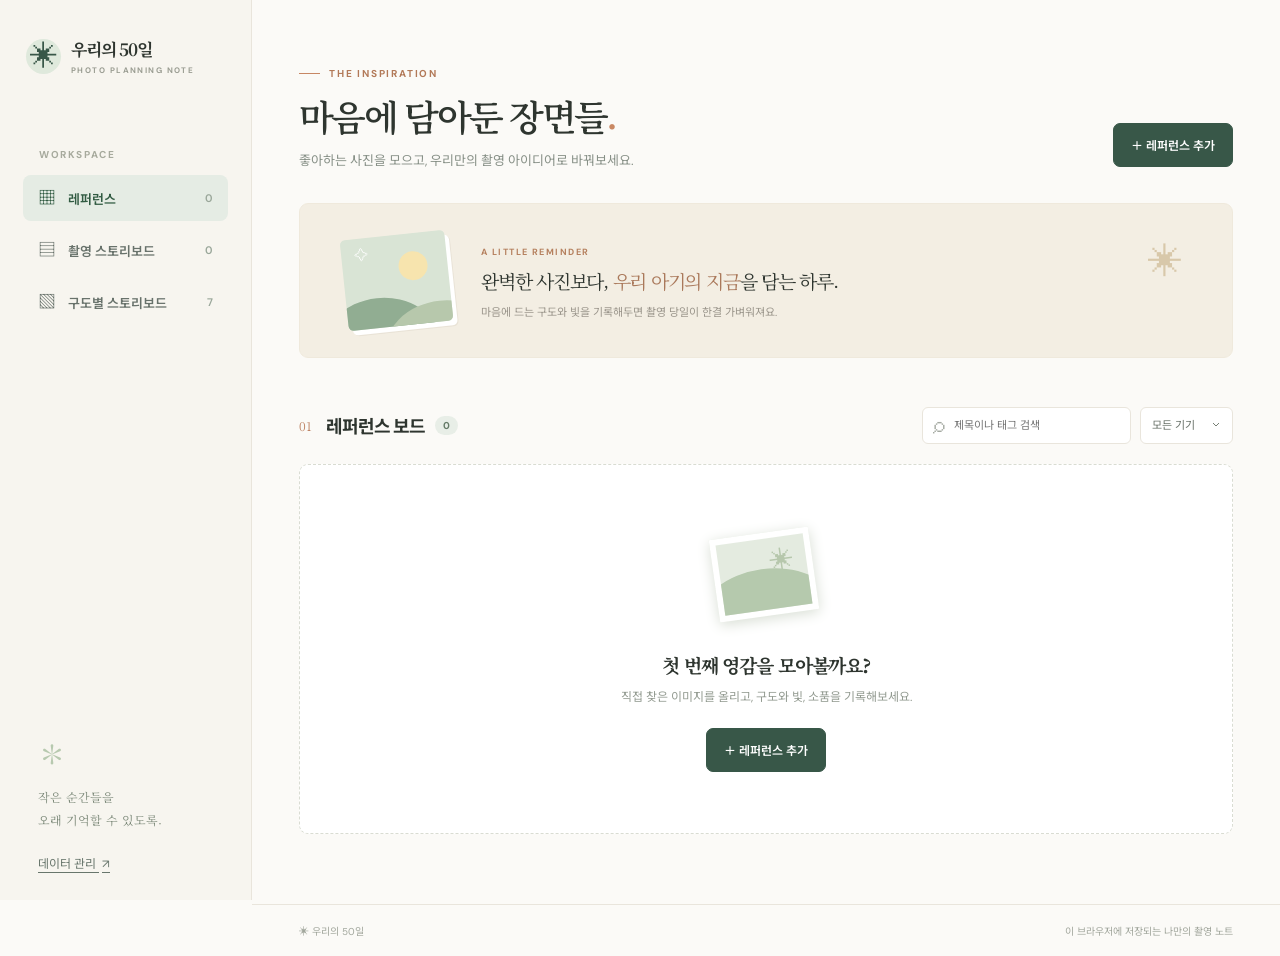
<file: index.html>
<!doctype html>
<html lang="ko">
  <head>
    <meta charset="UTF-8" />
    <meta name="viewport" content="width=device-width, initial-scale=1" />
    <meta name="theme-color" content="#f7f4ed" />
    <meta name="description" content="아기의 50일을 위한 레퍼런스와 촬영 스토리보드" />
    <link rel="icon" href="data:image/svg+xml,%3Csvg xmlns='http://www.w3.org/2000/svg' viewBox='0 0 64 64'%3E%3Crect width='64' height='64' rx='16' fill='%23e5ece4'/%3E%3Ctext x='32' y='45' text-anchor='middle' font-size='42' fill='%23385748'%3E%E2%9C%B3%3C/text%3E%3C/svg%3E" />
    <title>우리의 50일 · 촬영 노트</title>
    <link rel="stylesheet" href="./styles.css" />
    <script src="./classifier.js" defer></script>
    <script src="./app.js" defer></script>
  </head>
  <body>
    <div class="app-shell">
      <aside class="sidebar">
        <a href="#references" class="brand" aria-label="우리의 50일 홈">
          <span class="brand-mark" aria-hidden="true">✳</span>
          <span><strong>우리의 50일</strong><small>PHOTO PLANNING NOTE</small></span>
        </a>
        <div class="side-kicker">WORKSPACE</div>
        <nav class="side-nav" aria-label="주 메뉴">
          <a href="#references" data-nav="references"><span class="nav-icon">▦</span> 레퍼런스 <span id="nav-ref-count" class="nav-count">0</span></a>
          <a href="#storyboard" data-nav="storyboard"><span class="nav-icon">▤</span> 촬영 스토리보드 <span id="nav-shot-count" class="nav-count">0</span></a>
          <a href="./storyboard.html"><span class="nav-icon">▧</span> 구도별 스토리보드 <span class="nav-count">7</span></a>
        </nav>
        <div class="sidebar-bottom">
          <div class="little-flower" aria-hidden="true">✽</div>
          <p>작은 순간들을<br />오래 기억할 수 있도록.</p>
          <button class="text-button" id="open-data">데이터 관리 <span aria-hidden="true">↗</span></button>
        </div>
      </aside>

      <div class="main-column">
        <header class="mobile-header">
          <a href="#references" class="mobile-brand">✳ <strong>우리의 50일</strong></a>
          <button class="icon-button" id="mobile-data" aria-label="데이터 관리">⋯</button>
        </header>
        <nav class="mobile-nav" aria-label="모바일 메뉴">
          <a href="#references" data-nav="references">레퍼런스</a>
          <a href="#storyboard" data-nav="storyboard">스토리보드</a>
          <a href="./storyboard.html">구도별 보기</a>
        </nav>

        <main id="main-content">
          <section id="references-page" class="page" aria-labelledby="references-title">
            <div class="page-heading">
              <div><div class="eyebrow"><span class="eyebrow-line"></span> THE INSPIRATION</div><h1 id="references-title">마음에 담아둔 장면들<span class="period">.</span></h1><p class="page-subtitle">좋아하는 사진을 모으고, 우리만의 촬영 아이디어로 바꿔보세요.</p></div>
              <button class="primary-button desktop-action" id="add-reference">＋ 레퍼런스 추가</button>
            </div>
            <div class="intro-banner">
              <div class="intro-drawing" aria-hidden="true"><span class="sun"></span><span class="hill one"></span><span class="hill two"></span><span class="sparkle">✧</span></div>
              <div><span class="banner-label">A LITTLE REMINDER</span><p>완벽한 사진보다, <em>우리 아기의 지금</em>을 담는 하루.</p><small>마음에 드는 구도와 빛을 기록해두면 촬영 당일이 한결 가벼워져요.</small></div>
              <span class="banner-star" aria-hidden="true">✳</span>
            </div>
            <div class="section-toolbar">
              <div class="section-title"><span class="section-number">01</span><h2>레퍼런스 보드</h2><span class="count-pill" id="reference-count">0</span></div>
              <div class="filters"><label class="search-field"><span aria-hidden="true">⌕</span><input id="reference-search" type="search" placeholder="제목이나 태그 검색" aria-label="레퍼런스 검색" /></label><select id="reference-filter" aria-label="기기별 필터"><option value="all">모든 기기</option><option value="후지 카메라">후지 카메라</option><option value="핸드폰">핸드폰</option><option value="미정">미정</option></select></div>
            </div>
            <div id="group-toolbar" class="group-toolbar" hidden><span class="group-label">사진 분류</span><div class="group-options" role="group" aria-label="레퍼런스 분류 방식"><button type="button" data-group="all">전체</button><button type="button" data-group="similar">비슷한 사진</button><button type="button" data-group="lighting">밝기</button><button type="button" data-group="tone">색감</button><button type="button" data-group="orientation">방향</button><button type="button" data-group="customCategory">내 분류</button></div><button type="button" id="reclassify" class="reclassify-button">↻ 다시 분석</button></div>
            <p id="classification-note" class="classification-note" hidden>자동 분류는 사진의 밝기·색·방향을 계산한 제안입니다. 구도와 소품은 레퍼런스 메모에서 직접 확인해 주세요.</p>
            <div id="reference-list" class="reference-grid"></div>
            <div id="reference-empty" class="empty-state" hidden><div class="empty-art" aria-hidden="true"><div class="empty-photo"><span>✳</span><i></i></div><div class="empty-photo back"></div></div><h3>첫 번째 영감을 모아볼까요?</h3><p>직접 찾은 이미지를 올리고, 구도와 빛, 소품을 기록해보세요.</p><button class="primary-button" id="empty-add-reference">＋ 레퍼런스 추가</button></div>
            <div id="reference-no-results" class="no-results" hidden>조건에 맞는 레퍼런스가 없어요.</div>
          </section>

          <section id="storyboard-page" class="page" aria-labelledby="storyboard-title" hidden>
            <div class="page-heading"><div><div class="eyebrow"><span class="eyebrow-line"></span> THE SHOOTING PLAN</div><h1 id="storyboard-title">우리의 촬영 이야기<span class="period">.</span></h1><p class="page-subtitle">한 장면씩 차근차근, 소중한 50일을 기록해요.</p></div><button class="primary-button desktop-action" id="add-shot">＋ 촬영 컷 추가</button></div>
            <div class="stats-row"><div class="stat-card"><span>전체 촬영 컷</span><strong id="stat-total">0<small>컷</small></strong></div><div class="stat-card"><span>꼭 찍을 컷</span><strong id="stat-must">0<small>컷</small></strong></div><div class="stat-card"><span>예상 촬영 시간</span><strong id="stat-duration">0<small>분</small></strong></div><div class="stat-card progress-card"><span>촬영 진행률</span><strong id="stat-progress">0<small>%</small></strong><div class="progress-track"><div id="progress-fill"></div></div></div></div>
            <div class="section-toolbar story-toolbar"><div class="section-title"><span class="section-number">02</span><h2>촬영 순서</h2><span class="count-pill" id="shot-count">0</span></div><div class="view-controls"><button class="tool-button" id="open-checklist">☑ 준비물 <span id="needed-count"></span></button><button class="tool-button" id="toggle-focus">▣ 촬영 모드</button></div></div>
            <div id="shot-list" class="shot-list"></div>
            <div id="shot-empty" class="empty-state" hidden><div class="empty-art storyboard-art" aria-hidden="true"><div class="empty-photo"><span>50</span><i></i></div><div class="empty-photo back"></div></div><h3>첫 촬영 컷을 계획해볼까요?</h3><p>레퍼런스를 연결하고 촬영 순서와 준비물을 정해보세요.</p><button class="primary-button" id="empty-add-shot">＋ 촬영 컷 추가</button></div>
            <div id="focus-view" class="focus-view" hidden></div>
          </section>
        </main>
        <footer class="app-footer"><span>✳ 우리의 50일</span><span>이 브라우저에 저장되는 나만의 촬영 노트</span></footer>
      </div>
      <button class="floating-add" id="mobile-add" aria-label="추가">＋</button>
    </div>

    <dialog id="editor-dialog" class="modal"><form id="editor-form" method="dialog" novalidate><div class="modal-head"><div><span class="modal-kicker" id="editor-kicker"></span><h2 id="editor-title"></h2></div><button class="close-button" type="button" data-close aria-label="닫기">×</button></div><div id="editor-body" class="modal-body"></div><div class="modal-actions"><button type="button" class="ghost-button" data-close>취소</button><button type="submit" class="primary-button" id="editor-save">저장하기</button></div></form></dialog>
    <dialog id="detail-dialog" class="modal detail-modal"><div class="modal-head"><div><span class="modal-kicker">REFERENCE NOTE</span><h2 id="detail-title"></h2></div><button class="close-button" type="button" data-close aria-label="닫기">×</button></div><div id="detail-body" class="modal-body"></div><div class="modal-actions"><button type="button" class="danger-button" id="detail-delete">삭제</button><span class="spacer"></span><button type="button" class="ghost-button" data-close>닫기</button><button type="button" class="primary-button" id="detail-edit">편집하기</button></div></dialog>
    <dialog id="checklist-dialog" class="modal small-modal"><div class="modal-head"><div><span class="modal-kicker">SHOOTING PREP</span><h2>준비물 체크리스트</h2></div><button class="close-button" type="button" data-close aria-label="닫기">×</button></div><div id="checklist-body" class="modal-body"></div><div class="modal-actions"><button type="button" class="primary-button" data-close>확인</button></div></dialog>
    <dialog id="data-dialog" class="modal small-modal"><div class="modal-head"><div><span class="modal-kicker">YOUR DATA</span><h2>데이터 관리</h2></div><button class="close-button" type="button" data-close aria-label="닫기">×</button></div><div class="modal-body"><p class="data-note">사진과 기록은 이 브라우저에 저장됩니다. 다른 기기에서 이어 쓰려면 백업 파일을 내보낸 뒤 가져오세요.</p><button class="data-action" id="export-data"><span>↓</span><span><strong>백업 파일 내보내기</strong><small>이미지와 기록을 JSON 파일로 저장</small></span></button><button class="data-action" id="import-data"><span>↑</span><span><strong>백업 파일 가져오기</strong><small>현재 데이터를 백업 파일로 교체</small></span></button><input type="file" id="import-file" accept="application/json,.json" hidden /><p class="data-footnote">공용 기기라면 브라우저 데이터 관리에 주의하세요. 브라우저 데이터를 삭제하면 이 노트도 사라질 수 있습니다.</p></div></dialog>
    <div id="toast" role="status" aria-live="polite"></div>
  </body>
</html>
</file>
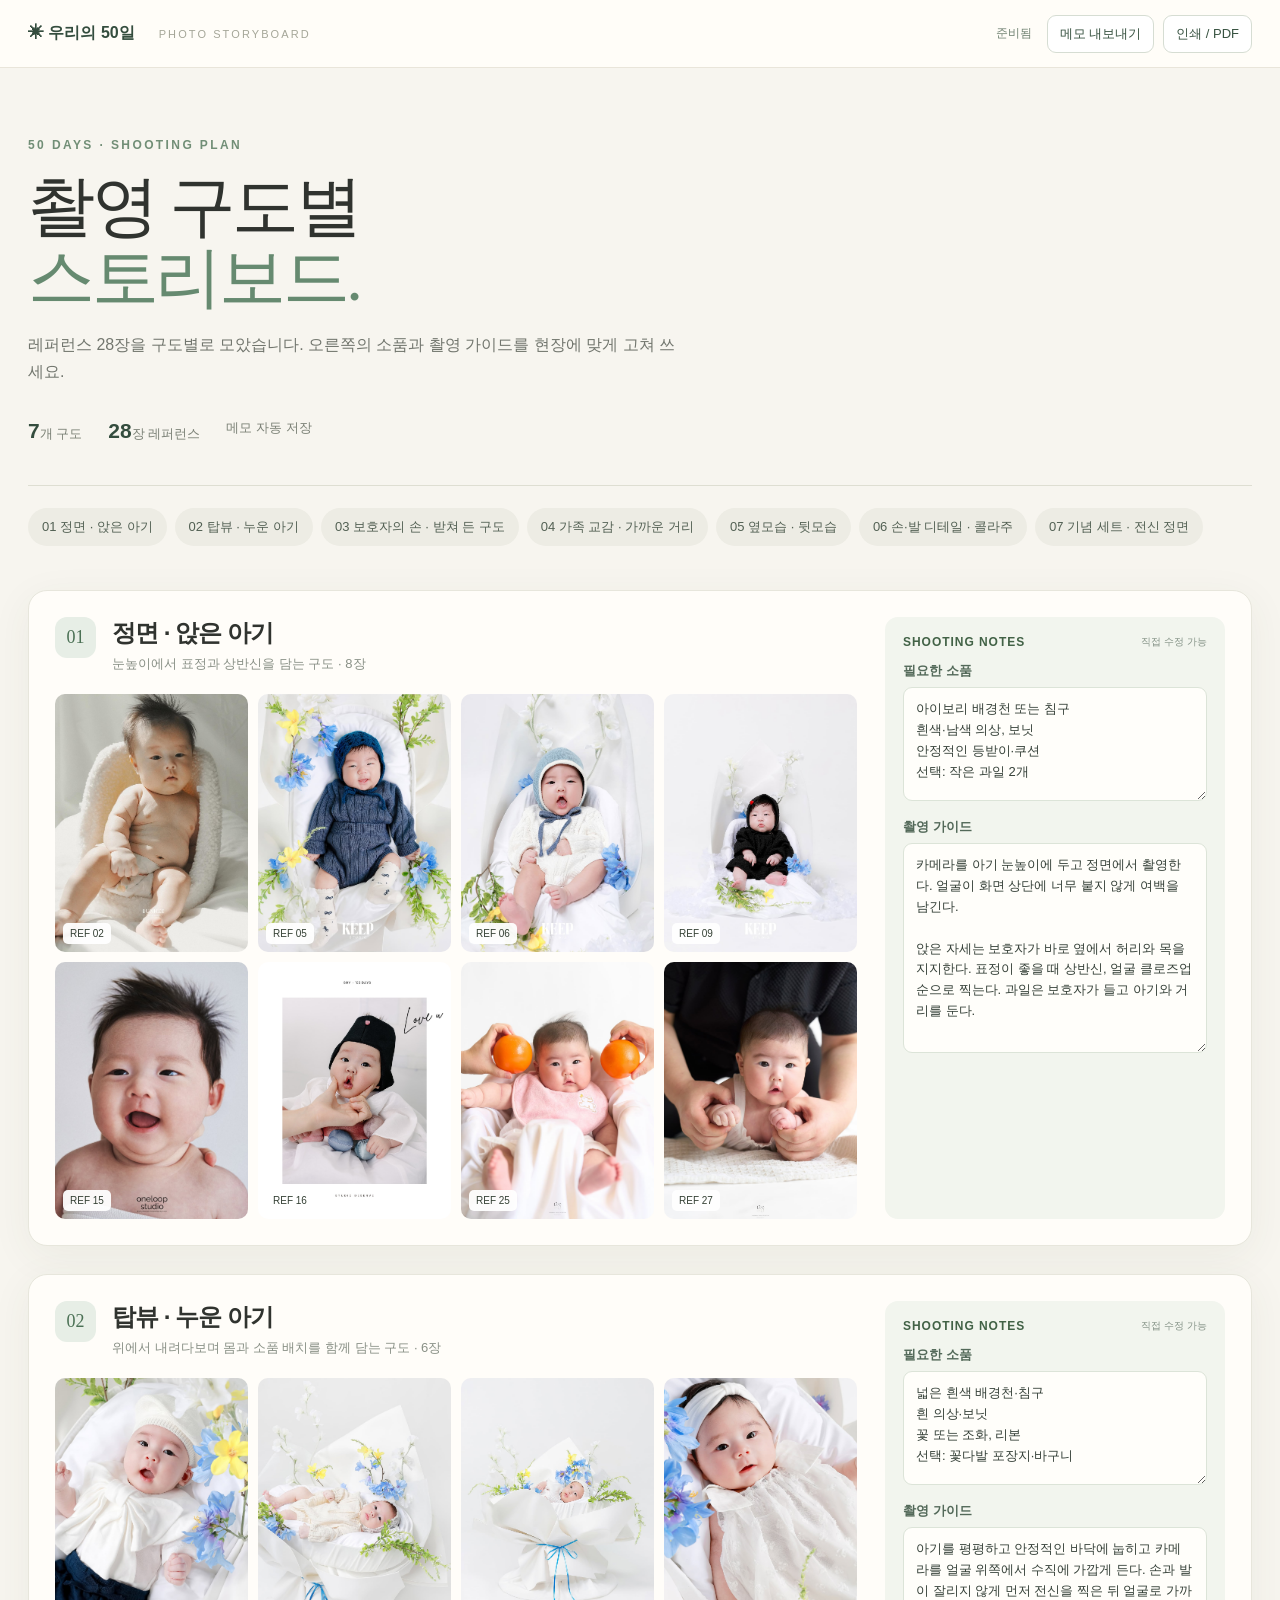
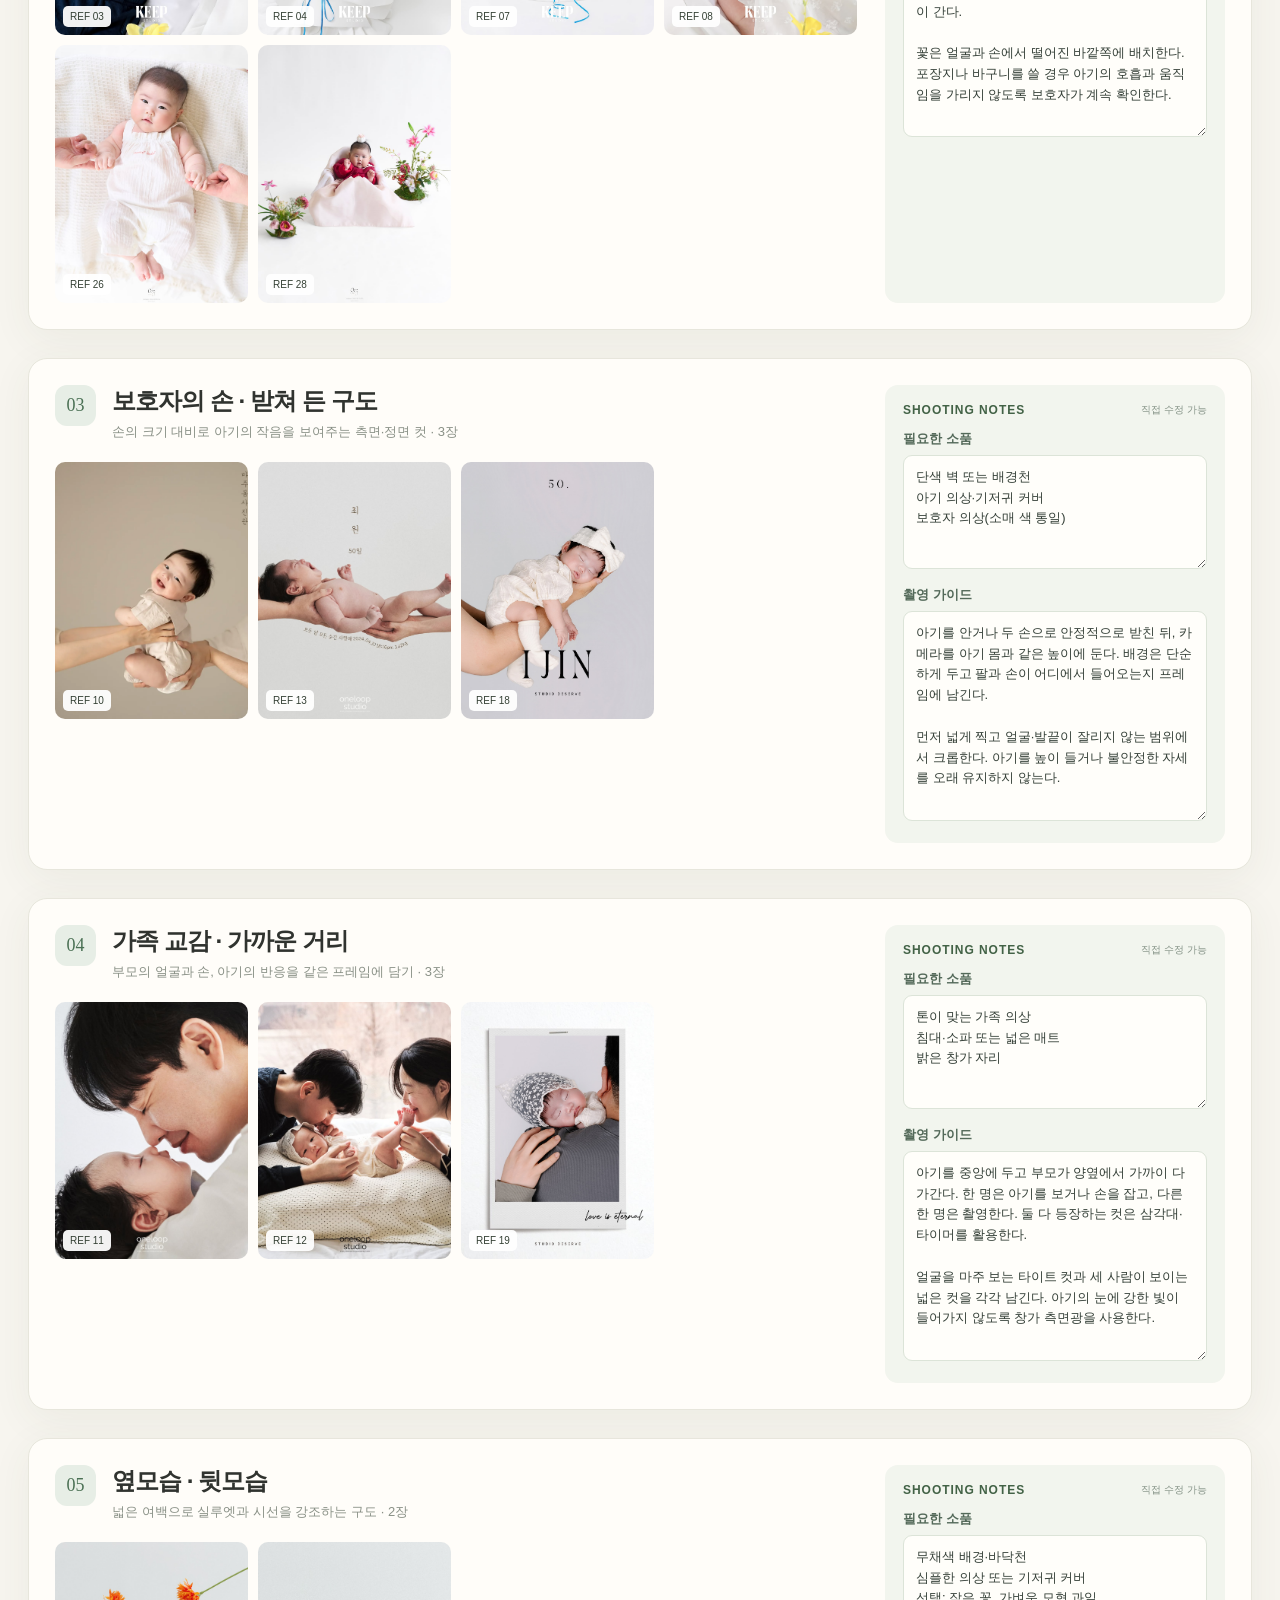
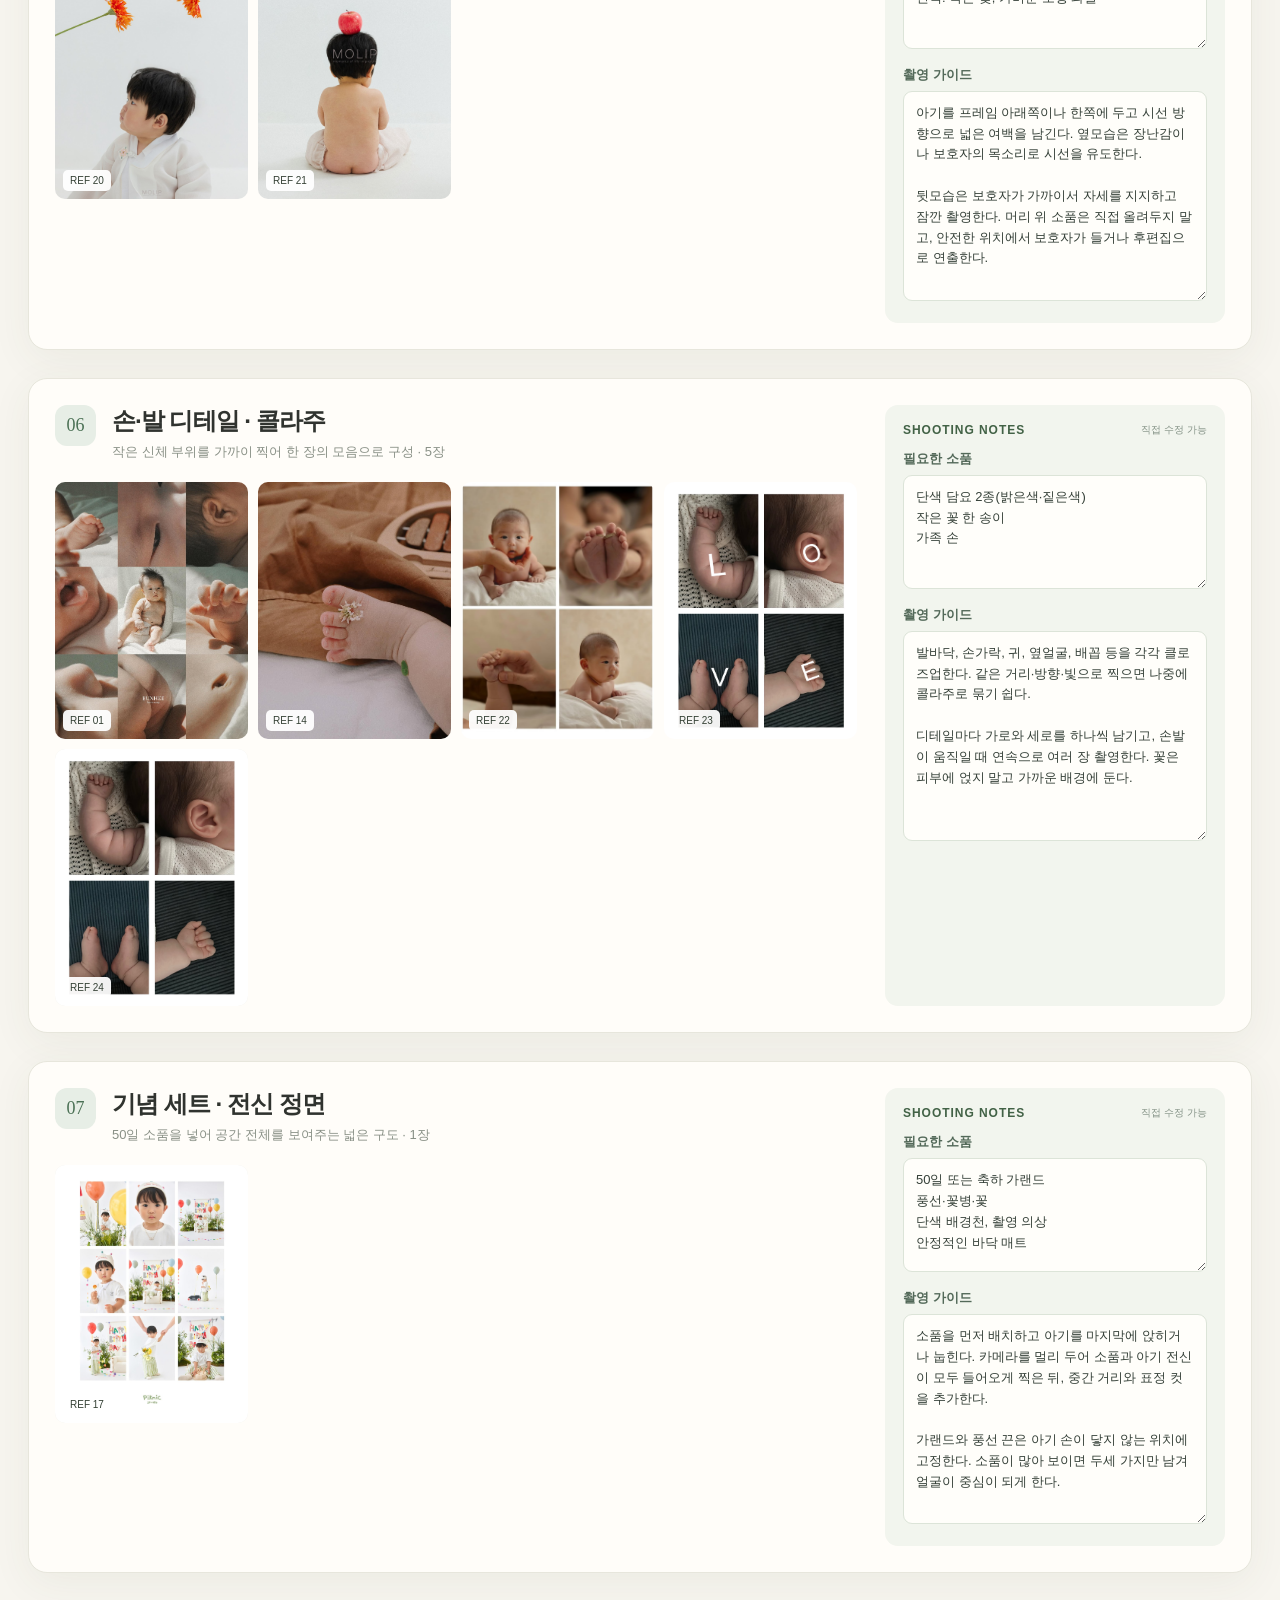
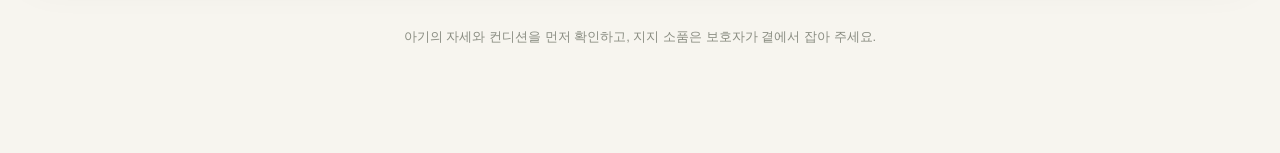
<file: storyboard.html>
<!doctype html>
<html lang="ko">
<head>
  <meta charset="UTF-8">
  <meta name="viewport" content="width=device-width, initial-scale=1">
  <title>50일 촬영 · 구도별 스토리보드</title>
  <link rel="stylesheet" href="./storyboard.css">
  <script src="./storyboard-photos.js" defer></script>
  <script src="./storyboard.js" defer></script>
</head>
<body>
  <header class="topbar">
    <a class="home" href="./index.html#storyboard">✳ 우리의 50일</a>
    <span class="top-label">PHOTO STORYBOARD</span>
    <div class="actions"><span id="save-status" aria-live="polite">준비됨</span><button id="export" type="button">메모 내보내기</button><button id="print" type="button">인쇄 / PDF</button></div>
  </header>
  <main>
    <section class="hero">
      <div class="eyebrow">50 DAYS · SHOOTING PLAN</div>
      <h1>촬영 구도별<br><em>스토리보드.</em></h1>
      <p>레퍼런스 28장을 구도별로 모았습니다. 오른쪽의 소품과 촬영 가이드를 현장에 맞게 고쳐 쓰세요.</p>
      <div class="hero-meta"><span><strong id="group-count">0</strong>개 구도</span><span><strong id="photo-count">28</strong>장 레퍼런스</span><span>메모 자동 저장</span></div>
    </section>
    <nav class="jump" id="jump" aria-label="구도 바로가기"></nav>
    <div id="boards"></div>
    <footer>아기의 자세와 컨디션을 먼저 확인하고, 지지 소품은 보호자가 곁에서 잡아 주세요.</footer>
  </main>
  <dialog id="lightbox"><button id="close-lightbox" aria-label="사진 닫기">×</button><img id="large-photo" alt=""><p id="photo-caption"></p></dialog>
</body>
</html>
</file>
<file: styles.css>
@import url('https://fonts.googleapis.com/css2?family=DM+Sans:wght@400;500;600;700&family=Noto+Sans+KR:wght@400;500;600;700&family=Noto+Serif+KR:wght@400;500;600;700&display=swap');
:root{--paper:#fbfaf7;--cream:#f6f3eb;--line:#e9e5dc;--ink:#2e352f;--muted:#7f867d;--green:#385748;--green-dark:#294638;--sage:#e9eee7;--peach:#f4ded1;--orange:#cf865d;--shadow:0 20px 60px rgba(43,53,40,.09)}
*{box-sizing:border-box}html{scroll-behavior:smooth}body{margin:0;background:var(--paper);color:var(--ink);font-family:'DM Sans','Noto Sans KR',sans-serif;font-size:14px}button,input,textarea,select{font:inherit}button{cursor:pointer}a{color:inherit;text-decoration:none}[hidden]{display:none!important}
.app-shell{min-height:100vh;display:flex}.sidebar{width:252px;flex:0 0 252px;background:#f7f5ef;border-right:1px solid var(--line);min-height:100vh;padding:38px 23px 28px;display:flex;flex-direction:column;position:sticky;top:0;height:100vh}.brand{display:flex;align-items:center;gap:10px;margin:0 3px 73px}.brand-mark{width:35px;height:35px;border-radius:50%;display:grid;place-items:center;background:#dfe9dc;color:var(--green);font-size:28px;line-height:1}.brand strong{display:block;font-family:'Noto Serif KR',serif;font-size:17px;letter-spacing:-.07em;line-height:1.3}.brand small{display:block;color:#9a9d92;font-size:8px;letter-spacing:.18em;margin-top:5px;font-weight:700}.side-kicker{color:#a7aa9d;font-size:10px;font-weight:700;letter-spacing:.16em;margin:0 16px 14px}.side-nav{display:grid;gap:6px}.side-nav a{height:46px;display:flex;align-items:center;gap:11px;border-radius:8px;padding:0 15px;color:#68726b;font-weight:600;font-size:13px}.side-nav a.active{background:#e5ece4;color:#315b42}.nav-icon{font-size:18px;width:19px;font-weight:400;line-height:1}.nav-count{margin-left:auto;color:#9aa79a;font-size:11px}.sidebar-bottom{margin-top:auto;padding:0 15px}.little-flower{font-size:28px;color:#b7c9af}.sidebar-bottom p{font-family:'Noto Serif KR',serif;color:#7b8878;line-height:1.9;font-size:12px;margin:12px 0 22px}.text-button{padding:0;border:0;background:none;color:#68766c;font-size:12px;text-decoration:underline;text-underline-offset:4px}.text-button span{margin-left:3px}.main-column{min-width:0;flex:1;display:flex;flex-direction:column}main{width:min(1110px,calc(100% - 94px));margin:0 auto;flex:1}.page{padding-top:67px;padding-bottom:70px}.page-heading{display:flex;align-items:flex-end;justify-content:space-between;gap:25px;margin-bottom:34px}.eyebrow,.modal-kicker{display:flex;align-items:center;gap:9px;color:#b27958;font-weight:700;font-size:10px;letter-spacing:.18em}.eyebrow-line{height:1px;width:21px;background:#c78764}h1,h2,h3,p{margin-top:0}.page-heading h1{font-family:'Noto Serif KR',serif;font-size:36px;line-height:1.35;letter-spacing:-.075em;margin:12px 0 9px;font-weight:600}.period{color:#c98863}.page-subtitle{color:#879087;font-size:13px;margin:0}.primary-button{border:1px solid var(--green);background:var(--green);color:#fff;border-radius:7px;padding:12px 17px;min-height:42px;font-weight:600;font-size:12px;white-space:nowrap;transition:background .2s,transform .2s}.primary-button:hover{background:var(--green-dark);transform:translateY(-1px)}.page-heading .primary-button{margin-bottom:2px}.intro-banner{min-height:155px;background:#f3eee3;border:1px solid #efe9dc;border-radius:9px;position:relative;display:flex;align-items:center;gap:32px;padding:25px 44px;margin-bottom:49px;overflow:hidden}.banner-label{color:#b5805e;font-size:9px;font-weight:700;letter-spacing:.16em}.intro-banner p{font-family:'Noto Serif KR',serif;font-size:19px;letter-spacing:-.065em;margin:8px 0}.intro-banner em{font-style:normal;color:#aa795b}.intro-banner small{color:#9a958b;font-size:11px}.banner-star{position:absolute;right:49px;top:35px;color:#d8c8aa;font-size:35px}.intro-drawing{width:105px;height:91px;flex:0 0 105px;border-radius:5px;background:#d9e4d5;position:relative;overflow:hidden;transform:rotate(-6deg);box-shadow:4px 5px 0 #fff,5px 6px 0 #e9e3d7}.intro-drawing .sun{position:absolute;width:29px;height:29px;border-radius:50%;background:#f7e4ae;top:18px;right:20px}.intro-drawing .hill{position:absolute;width:120px;height:100px;border-radius:50%;bottom:-70px;left:-29px;background:#91ad92}.intro-drawing .hill.two{background:#b7c8ac;left:33px;bottom:-79px}.intro-drawing .sparkle{position:absolute;color:#fff;top:8px;left:13px}.section-toolbar{display:flex;align-items:center;justify-content:space-between;gap:20px;margin-bottom:20px}.section-title{display:flex;align-items:center;gap:10px}.section-number{font-family:'Noto Serif KR',serif;color:#bd8263;font-size:12px;margin-right:4px}.section-title h2{font-size:18px;letter-spacing:-.055em;margin:0;font-weight:700}.count-pill{font-size:10px;color:#657b68;background:#e8eee7;border-radius:30px;padding:3px 8px;font-weight:700}.filters,.view-controls{display:flex;gap:9px}.search-field{height:37px;display:flex;align-items:center;gap:7px;padding:0 10px;background:#fff;border:1px solid var(--line);border-radius:6px;color:#a5aaa2}.search-field span{font-size:23px;line-height:0;transform:translateY(-1px)}.search-field input{border:0;outline:0;min-width:160px;width:168px;color:var(--ink);font-size:11px;background:transparent}.filters select{appearance:none;border:1px solid var(--line);background:#fff url("data:image/svg+xml,%3Csvg xmlns='http://www.w3.org/2000/svg' width='12' height='12' viewBox='0 0 12 12'%3E%3Cpath d='m3 4 3 3 3-3' fill='none' stroke='%23767f74'/%3E%3C/svg%3E") no-repeat right 10px center;color:#697269;border-radius:6px;font-size:11px;padding:0 27px 0 11px;height:37px}.reference-grid{display:grid;grid-template-columns:repeat(3,minmax(0,1fr));gap:18px}.reference-card{background:#fff;border:1px solid var(--line);border-radius:9px;overflow:hidden;cursor:pointer;transition:transform .2s,box-shadow .2s}.reference-card:hover{transform:translateY(-3px);box-shadow:var(--shadow)}.reference-image{height:216px;background:#eaece5;position:relative;overflow:hidden}.reference-image img{height:100%;width:100%;object-fit:cover}.reference-card-body{padding:17px}.reference-card-title{display:flex;justify-content:space-between;gap:8px;align-items:center;margin-bottom:8px}.reference-card-title h3{font-size:15px;margin:0;letter-spacing:-.04em}.reference-card p{font-size:11px;color:#8a9289;margin:0 0 14px;white-space:nowrap;overflow:hidden;text-overflow:ellipsis}.chip-row{display:flex;flex-wrap:wrap;gap:5px}.chip{background:#f3f4ee;color:#728070;padding:5px 8px;border-radius:4px;font-size:10px}.chip.device{background:#e9eee7;color:#41624b}.card-meta{border-top:1px solid #f0eee8;margin-top:15px;padding-top:12px;color:#9a9e98;font-size:10px;display:flex;justify-content:space-between}.empty-state{border:1px dashed #d9dcd2;background:#fff;border-radius:9px;min-height:370px;display:flex;flex-direction:column;align-items:center;justify-content:center;text-align:center;padding:35px}.empty-art{height:105px;width:145px;position:relative;margin:0 auto 21px}.empty-photo{position:absolute;width:100px;height:83px;left:20px;top:8px;background:#e4ebe0;border:6px solid #fff;box-shadow:0 3px 14px #d8ded4;transform:rotate(-8deg);overflow:hidden}.empty-photo span{position:absolute;color:#b6c7ac;font-size:24px;top:8px;right:12px}.empty-photo i{display:block;position:absolute;bottom:-39px;left:-23px;width:130px;height:80px;background:#b5c9ad;border-radius:50%}.empty-photo.back{z-index:-1;left:55px;top:12px;transform:rotate(11deg);background:#f0e4d5}.empty-state h3{font-family:'Noto Serif KR',serif;font-size:19px;letter-spacing:-.06em;margin:0 0 9px}.empty-state p{color:#939b91;font-size:12px;line-height:1.7;margin:0 0 21px}.no-results{text-align:center;color:#8c938c;padding:55px 10px}.stats-row{display:grid;grid-template-columns:repeat(4,1fr);gap:13px;margin:44px 0 41px}.stat-card{background:#fff;border:1px solid var(--line);border-radius:8px;padding:19px 21px;min-height:106px}.stat-card>span{display:block;color:#90978d;font-size:11px;margin-bottom:10px}.stat-card strong{font-size:29px;font-weight:600;line-height:1}.stat-card strong small{font-size:12px;color:#849084;font-weight:500;margin-left:4px}.progress-track{height:5px;border-radius:4px;background:#e9eee7;margin-top:10px;overflow:hidden}.progress-track div{height:100%;width:0;background:#6d9677;transition:width .3s}.tool-button{border:1px solid var(--line);border-radius:6px;background:#fff;min-height:36px;padding:0 12px;color:#647466;font-size:11px;font-weight:600}.tool-button:hover{border-color:#adc4ac}.shot-list{display:grid;gap:13px}.shot-card{display:grid;grid-template-columns:35px 115px minmax(0,1fr) auto;gap:15px;align-items:center;background:#fff;border:1px solid var(--line);border-radius:8px;padding:15px;min-height:130px}.shot-order{align-self:start;color:#b38265;font-family:'Noto Serif KR',serif;font-size:13px;padding-top:3px}.shot-thumb{height:94px;border-radius:5px;background:#e9eee7;overflow:hidden;display:grid;place-items:center;color:#9fb39d;font-family:'Noto Serif KR',serif;font-size:28px}.shot-thumb img{width:100%;height:100%;object-fit:cover}.shot-main{min-width:0}.shot-main h3{margin:0 0 7px;font-size:16px;letter-spacing:-.04em}.shot-main p{color:#8b938a;font-size:11px;margin:0 0 12px;white-space:nowrap;overflow:hidden;text-overflow:ellipsis}.shot-meta{display:flex;gap:7px;flex-wrap:wrap}.shot-meta span{padding:4px 7px;background:#f4f4ef;color:#788477;border-radius:4px;font-size:10px}.shot-meta .must{background:#f9ece4;color:#ae7757}.shot-actions{display:flex;flex-direction:column;align-items:flex-end;gap:10px}.status-select{border:1px solid #e4e9e0;border-radius:5px;background:#f8faf6;color:#5c795e;padding:7px 8px;font-size:11px}.status-select[data-status="완료"]{background:#e9f3ea;color:#32724b}.status-select[data-status="건너뜀"]{background:#f4f1ed;color:#8e8d84}.mini-actions{display:flex;gap:4px}.mini-actions button{border:0;background:none;color:#8c9789;padding:4px 5px;font-size:12px}.mini-actions button:hover{color:var(--green)}.mini-actions button:disabled{opacity:.35;cursor:default}.storyboard-art .empty-photo span{font-size:17px;color:#7e9c79}.app-footer{border-top:1px solid var(--line);color:#a1a69c;font-size:10px;padding:18px 47px;display:flex;justify-content:space-between;gap:15px}.mobile-header,.mobile-nav,.floating-add{display:none}.focus-view{padding:0}.focus-card{background:#fff;border:1px solid var(--line);border-radius:10px;overflow:hidden;max-width:720px;margin:0 auto}.focus-image{height:360px;background:#e9eee7;display:grid;place-items:center;color:#96aa94}.focus-image img{width:100%;height:100%;object-fit:contain}.focus-content{padding:25px}.focus-content .step{color:#b27e60;font-size:11px;font-weight:700;letter-spacing:.1em}.focus-content h2{font-family:'Noto Serif KR',serif;font-size:26px;letter-spacing:-.06em;margin:10px 0}.focus-content p{color:#728073;line-height:1.8}.focus-notes{background:#f8f7f2;border-radius:7px;padding:15px;margin:18px 0;display:grid;gap:6px;color:#586658;font-size:12px}.focus-controls{display:flex;gap:8px;flex-wrap:wrap}.focus-controls .primary-button{margin-left:auto}.focus-controls button:disabled{opacity:.35;cursor:default}
.modal{width:min(720px,calc(100% - 26px));max-height:min(92vh,930px);padding:0;border:1px solid #e6e6dc;border-radius:12px;box-shadow:0 35px 100px rgba(24,40,29,.22);background:#fff;color:var(--ink)}.modal::backdrop{background:rgba(31,45,35,.43);backdrop-filter:blur(2px)}.small-modal{width:min(510px,calc(100% - 26px))}.detail-modal{width:min(760px,calc(100% - 26px))}.modal-head{display:flex;justify-content:space-between;align-items:flex-start;gap:15px;padding:25px 28px 17px;border-bottom:1px solid #f0eee9}.modal-head h2{font-family:'Noto Serif KR',serif;font-size:22px;letter-spacing:-.06em;margin:6px 0 0}.close-button{border:0;background:transparent;color:#8c958c;font-size:27px;line-height:1;width:30px;height:30px}.modal-body{padding:23px 28px;max-height:calc(92vh - 175px);overflow:auto}.modal-actions{display:flex;justify-content:flex-end;align-items:center;gap:8px;border-top:1px solid #f0eee9;padding:15px 28px}.modal-actions .spacer{flex:1}.ghost-button{background:#fff;border:1px solid var(--line);border-radius:6px;color:#69756a;min-height:40px;padding:10px 15px;font-size:12px}.danger-button{background:none;border:0;color:#b36e61;font-size:12px;padding:10px}.form-grid{display:grid;grid-template-columns:1fr 1fr;gap:16px}.field{display:flex;flex-direction:column;gap:6px;min-width:0}.field.full{grid-column:1/-1}.field label,.field-label{font-weight:700;color:#5b6b5e;font-size:11px}.field label .optional{color:#a8afa6;font-weight:400}.field input,.field textarea,.field select{width:100%;border:1px solid #e2e7df;border-radius:6px;background:#fff;padding:10px 11px;outline:0;color:#344238;font-size:12px}.field textarea{resize:vertical;min-height:70px;line-height:1.6}.field input:focus,.field textarea:focus,.field select:focus{border-color:#80a788;box-shadow:0 0 0 3px #e9f2e9}.field-help{font-size:10px;color:#a0a79d;line-height:1.5}.form-divider{grid-column:1/-1;border-top:1px solid #eeeee8;margin:3px 0 -2px;padding-top:15px;font-family:'Noto Serif KR',serif;font-size:14px;letter-spacing:-.04em;color:#385748}.image-picker{border:1px dashed #cbd8c9;border-radius:8px;padding:20px;text-align:center;background:#f8faf7;color:#758775;font-size:12px;cursor:pointer}.image-picker input{display:none}.image-picker strong{display:block;color:#4f6d55;margin-top:5px}.image-preview{width:100%;max-height:220px;object-fit:contain;border-radius:5px;margin-bottom:9px}.check-options{display:flex;flex-wrap:wrap;gap:10px;padding:8px 0}.check-options label{font-weight:500;color:#6c7a6e;font-size:12px;display:flex;align-items:center;gap:5px}.check-options input{accent-color:var(--green)}.reference-options{max-height:170px;overflow:auto;border:1px solid #e6e9e2;border-radius:6px;padding:7px}.reference-option{display:flex;align-items:center;gap:9px;padding:6px;border-radius:5px;font-size:12px}.reference-option:hover{background:#f8f9f6}.reference-option img{width:36px;height:36px;border-radius:4px;object-fit:cover}.reference-option input{accent-color:var(--green)}.detail-layout{display:grid;grid-template-columns:43% 1fr;gap:23px}.detail-image{width:100%;max-height:420px;object-fit:contain;background:#f6f7f3;border-radius:7px}.detail-summary{color:#687668;font-size:12px;line-height:1.7;margin:0 0 15px}.detail-row{border-top:1px solid #f0f1eb;padding:11px 0}.detail-row strong{display:block;color:#879486;font-size:10px;margin-bottom:4px}.detail-row span{display:block;white-space:pre-wrap;font-size:12px;line-height:1.6}.linked-shots{display:flex;flex-wrap:wrap;gap:6px;margin-top:7px}.linked-shots button{border:0;background:#e9efe7;color:#46634a;padding:6px 8px;border-radius:5px;font-size:11px}.data-note{color:#6e7d70;font-size:12px;line-height:1.8;margin-bottom:18px}.data-action{width:100%;border:1px solid #e5e9e2;background:#fff;border-radius:8px;padding:13px;display:flex;gap:14px;align-items:center;text-align:left;margin-bottom:9px}.data-action:hover{background:#f8faf7}.data-action>span:first-child{font-size:22px;color:#527158;width:30px;text-align:center}.data-action strong{display:block;font-size:12px;color:#3b5340}.data-action small{display:block;color:#9ca69a;font-size:10px;margin-top:4px}.data-footnote{color:#9da69c;font-size:10px;line-height:1.7;margin:18px 0 0}.checklist-item{display:flex;align-items:center;gap:10px;padding:12px 2px;border-bottom:1px solid #f0f1ed;font-size:12px;color:#596a5c}.checklist-item input{accent-color:var(--green);width:17px;height:17px}.checklist-item small{margin-left:auto;color:#a1aaa0;font-size:10px}#toast{position:fixed;z-index:1000;bottom:25px;left:50%;transform:translate(-50%,20px);background:#324c39;color:#fff;padding:10px 16px;border-radius:7px;font-size:12px;opacity:0;pointer-events:none;transition:opacity .2s,transform .2s;box-shadow:var(--shadow)}#toast.show{opacity:1;transform:translate(-50%,0)}
@media(max-width:1050px){.sidebar{width:212px;flex-basis:212px;padding-left:16px;padding-right:16px}main{width:min(100% - 50px,1000px)}.reference-grid{grid-template-columns:repeat(2,minmax(0,1fr))}.intro-banner{padding:22px 30px}.banner-star{right:22px}}
@media(max-width:700px){.app-shell{display:block}.sidebar{display:none}.mobile-header{display:flex;height:59px;align-items:center;justify-content:space-between;padding:0 21px;border-bottom:1px solid var(--line);background:#f7f5ef}.mobile-brand{display:flex;align-items:center;gap:7px;color:var(--green);font-size:23px}.mobile-brand strong{font-family:'Noto Serif KR',serif;font-size:15px;letter-spacing:-.07em;color:var(--ink)}.icon-button{border:0;background:none;font-size:25px;color:#576b59}.mobile-nav{display:flex;background:#f7f5ef;border-bottom:1px solid var(--line);padding:0 20px;gap:24px}.mobile-nav a{height:42px;display:flex;align-items:center;font-size:12px;color:#879184}.mobile-nav a.active{border-bottom:2px solid var(--green);color:var(--green);font-weight:700}main{width:calc(100% - 36px)}.page{padding-top:33px;padding-bottom:95px}.page-heading{margin-bottom:25px}.page-heading h1{font-size:27px;margin:10px 0 8px}.page-subtitle{font-size:11px;line-height:1.6}.desktop-action{display:none}.intro-banner{min-height:127px;gap:17px;padding:17px;margin-bottom:36px}.intro-drawing{width:68px;height:72px;flex-basis:68px}.intro-banner p{font-size:15px;line-height:1.5;margin:5px 0}.intro-banner small{display:none}.banner-label{font-size:8px}.banner-star{display:none}.section-toolbar{align-items:flex-start;flex-direction:column;gap:14px}.section-title h2{font-size:16px}.filters{width:100%}.search-field{flex:1}.search-field input{width:100%;min-width:0}.reference-grid{grid-template-columns:repeat(2,minmax(0,1fr));gap:10px}.reference-image{height:160px}.reference-card-body{padding:12px}.reference-card-title h3{font-size:12px}.reference-card p{font-size:10px}.card-meta{font-size:9px}.chip{font-size:9px}.empty-state{min-height:330px}.stats-row{grid-template-columns:repeat(2,1fr);gap:9px;margin:30px 0}.stat-card{min-height:90px;padding:15px}.stat-card strong{font-size:25px}.shot-card{grid-template-columns:28px 72px minmax(0,1fr);gap:9px;padding:10px;min-height:104px}.shot-thumb{height:75px}.shot-main h3{font-size:12px}.shot-main p{font-size:10px;margin-bottom:7px}.shot-actions{grid-column:2/-1;flex-direction:row;justify-content:space-between;align-items:center;border-top:1px solid #f0eee9;padding-top:8px}.shot-meta span{font-size:9px}.app-footer{padding:14px 18px;font-size:9px}.app-footer span:last-child{display:none}.floating-add{position:fixed;z-index:5;right:19px;bottom:21px;width:52px;height:52px;border:0;border-radius:50%;display:grid;place-items:center;background:var(--green);color:#fff;font-size:28px;box-shadow:0 7px 22px #57735a55}.modal-head{padding:20px 18px 14px}.modal-head h2{font-size:18px}.modal-body{padding:18px;max-height:calc(92vh - 155px)}.modal-actions{padding:12px 18px}.form-grid{grid-template-columns:1fr;gap:13px}.form-divider,.field.full{grid-column:1}.detail-layout{grid-template-columns:1fr}.detail-image{max-height:270px}.focus-image{height:270px}.focus-content{padding:17px}}
@media(max-width:390px){.reference-grid{grid-template-columns:1fr}.reference-image{height:225px}.filters select{max-width:115px}.view-controls{width:100%}.view-controls button{flex:1}.intro-drawing{display:none}}
.device-checks{display:flex;gap:15px;flex-wrap:wrap;margin-top:11px}.device-checks label{display:flex;align-items:center;gap:5px;color:#617562;font-size:10px;cursor:pointer}.device-checks input{accent-color:var(--green);margin:0}.focus-device-checks{padding:0 0 18px;margin-top:0}.focus-device-checks label{font-size:12px}
.group-toolbar{display:flex;align-items:center;gap:12px;margin:-2px 0 21px;flex-wrap:wrap}.group-label{color:#9d846f;font-size:10px;font-weight:700;white-space:nowrap}.group-options{display:flex;gap:5px;flex-wrap:wrap}.group-options button,.reclassify-button{background:#fff;border:1px solid var(--line);border-radius:5px;padding:7px 10px;color:#7a8679;font-size:11px}.group-options button.active{background:#e7eee6;border-color:#a8bfa9;color:#355d3f;font-weight:700}.reclassify-button{margin-left:auto;white-space:nowrap}.reclassify-button:disabled{opacity:.55;cursor:wait}.reference-groups{display:grid;gap:33px}.reference-group-head{display:flex;align-items:center;gap:8px;border-bottom:1px solid var(--line);padding:0 0 10px;margin-bottom:15px}.reference-group-head h3{font-family:'Noto Serif KR',serif;font-size:17px;letter-spacing:-.05em;margin:0}.reference-group-head span{color:#849586;font-size:11px}.chip.auto{background:#eff2e9;color:#4d6b53}
@media(max-width:700px){.group-toolbar{gap:9px;margin-top:0}.group-label{width:100%}.group-options{max-width:100%}.group-options button,.reclassify-button{font-size:10px;padding:7px 8px}.reclassify-button{margin-left:0}.reference-groups{gap:27px}}
.classification-note{color:#97a097;font-size:10px;line-height:1.6;margin:-9px 0 18px}
</file>
<file: storyboard.css>
:root{font-family:Arial,"Apple SD Gothic Neo","Malgun Gothic",sans-serif;color:#30332f;background:#f7f5ef}*{box-sizing:border-box}body{margin:0}button,input,textarea{font:inherit}button{cursor:pointer}.topbar{height:68px;display:flex;align-items:center;gap:24px;padding:0 max(28px,calc((100vw - 1420px)/2));background:#fffdf8;border-bottom:1px solid #e9e5da;position:sticky;top:0;z-index:5}.home{color:#344d3e;text-decoration:none;font-weight:700;white-space:nowrap}.top-label{font-size:11px;letter-spacing:.19em;color:#a5a698}.actions{margin-left:auto;display:flex;align-items:center;gap:9px}.actions span{font-size:12px;color:#718373;margin-right:6px}.actions button{border:1px solid #d6ddd3;background:#fff;border-radius:9px;padding:9px 12px;color:#375240;font-size:13px}.actions button:hover{background:#edf2e9}main{max-width:1420px;margin:auto;padding:0 28px 80px}.hero{position:relative;padding:70px 0 42px;border-bottom:1px solid #deded2}.eyebrow{color:#718e76;font-weight:700;letter-spacing:.2em;font-size:12px}h1{font-family:Georgia,"Apple SD Gothic Neo",serif;font-size:clamp(44px,5.2vw,80px);font-weight:400;line-height:1.06;letter-spacing:-.05em;margin:20px 0 18px}h1 em{font-style:normal;color:#668a70}.hero>p{font-size:16px;color:#72766e;line-height:1.7;max-width:650px}.hero-meta{display:flex;gap:26px;margin-top:34px;color:#7b8176;font-size:13px}.hero-meta strong{font-size:21px;color:#344d3e}.jump{display:flex;gap:8px;flex-wrap:wrap;padding:22px 0 44px}.jump a{text-decoration:none;background:#edece4;color:#526053;border-radius:100px;padding:10px 14px;font-size:13px}.jump a:hover{background:#dce8d9}.board{display:grid;grid-template-columns:minmax(0,1fr) 340px;gap:28px;margin-bottom:28px;padding:26px;background:#fffdf9;border:1px solid #e7e6dc;border-radius:19px;box-shadow:0 10px 40px #3e493710;scroll-margin-top:85px}.board-head{display:flex;align-items:flex-start;gap:16px;margin-bottom:21px}.board-no{width:41px;height:41px;display:grid;place-items:center;flex:none;border-radius:12px;background:#e7eee6;color:#4a7054;font-family:Georgia,serif;font-size:18px}.board-head h2{font-size:24px;letter-spacing:-.04em;margin:0 0 6px}.board-head p{margin:0;color:#899086;font-size:13px}.photo-grid{display:grid;grid-template-columns:repeat(4,minmax(0,1fr));gap:10px}.photo{padding:0;border:0;border-radius:10px;background:#f2f1e9;overflow:hidden;position:relative;aspect-ratio:3/4;text-align:left}.photo img{width:100%;height:100%;object-fit:cover;display:block;transition:transform .2s}.photo:hover img{transform:scale(1.04)}.photo span{position:absolute;left:8px;bottom:8px;background:#fffffff0;border-radius:5px;padding:5px 7px;font-size:10px;color:#344034}.notes{background:#f2f5ee;border-radius:13px;padding:18px;display:flex;flex-direction:column;gap:13px}.notes-title{display:flex;align-items:center;justify-content:space-between;color:#426246;font-size:12px;font-weight:700;letter-spacing:.08em}.notes-title small{font-weight:400;letter-spacing:0;color:#849286}.note-field label{display:block;color:#536959;font-weight:700;font-size:13px;margin-bottom:7px}.note-field textarea{width:100%;min-height:114px;resize:vertical;border:1px solid #dce4d8;background:#fffefa;border-radius:9px;padding:11px 12px;line-height:1.6;color:#354038;font-size:13px}.note-field textarea:focus{outline:2px solid #8bb69a;outline-offset:1px}.note-field.guide textarea{min-height:210px}footer{text-align:center;color:#8a8d82;font-size:13px;padding:27px}dialog{border:0;border-radius:14px;padding:18px;max-width:min(92vw,1000px);max-height:90vh;box-shadow:0 24px 80px #0005}dialog::backdrop{background:#17221acf}dialog img{display:block;max-width:100%;max-height:75vh;object-fit:contain;margin:auto}dialog p{text-align:center;color:#6f746c;margin:12px 0 0;font-size:13px}#close-lightbox{position:absolute;right:10px;top:10px;border:0;border-radius:50%;width:34px;height:34px;background:#fff;color:#333;font-size:25px}@media(max-width:950px){.board{grid-template-columns:1fr}.photo-grid{grid-template-columns:repeat(4,1fr)}.notes{display:grid;grid-template-columns:1fr 1fr}.notes-title{grid-column:1/-1}}@media(max-width:650px){.topbar{height:auto;min-height:62px;padding:12px 16px;flex-wrap:wrap;gap:8px}.top-label{display:none}.actions{width:100%;justify-content:flex-end}.actions span{margin-right:auto}.actions button{padding:7px;font-size:11px}main{padding:0 13px 40px}.hero{padding:46px 8px 30px}.hero-meta{gap:14px;flex-wrap:wrap}.jump{padding:16px 0 24px}.board{padding:16px;gap:18px;margin-bottom:16px}.board-head h2{font-size:21px}.photo-grid{grid-template-columns:repeat(2,1fr)}.notes{display:flex}}
@media print{.topbar,.jump,.actions,footer{display:none!important}body{background:white}main{max-width:none;padding:0}.hero{padding:15px 0}.hero h1{font-size:34px;margin:5px 0}.hero p{font-size:11px}.hero-meta{margin-top:7px}.board{break-inside:avoid;box-shadow:none;border:1px solid #bbb;padding:14px;grid-template-columns:1fr 260px;margin:12px 0}.board-head{margin-bottom:8px}.board-head h2{font-size:18px}.photo-grid{gap:5px}.photo{max-height:150px}.notes{padding:10px;gap:5px}.note-field textarea{min-height:0;border:0;background:transparent;padding:0;resize:none;font-size:10px}.note-field.guide textarea{min-height:0}.note-field label{font-size:10px;margin-bottom:2px}}
</file>
